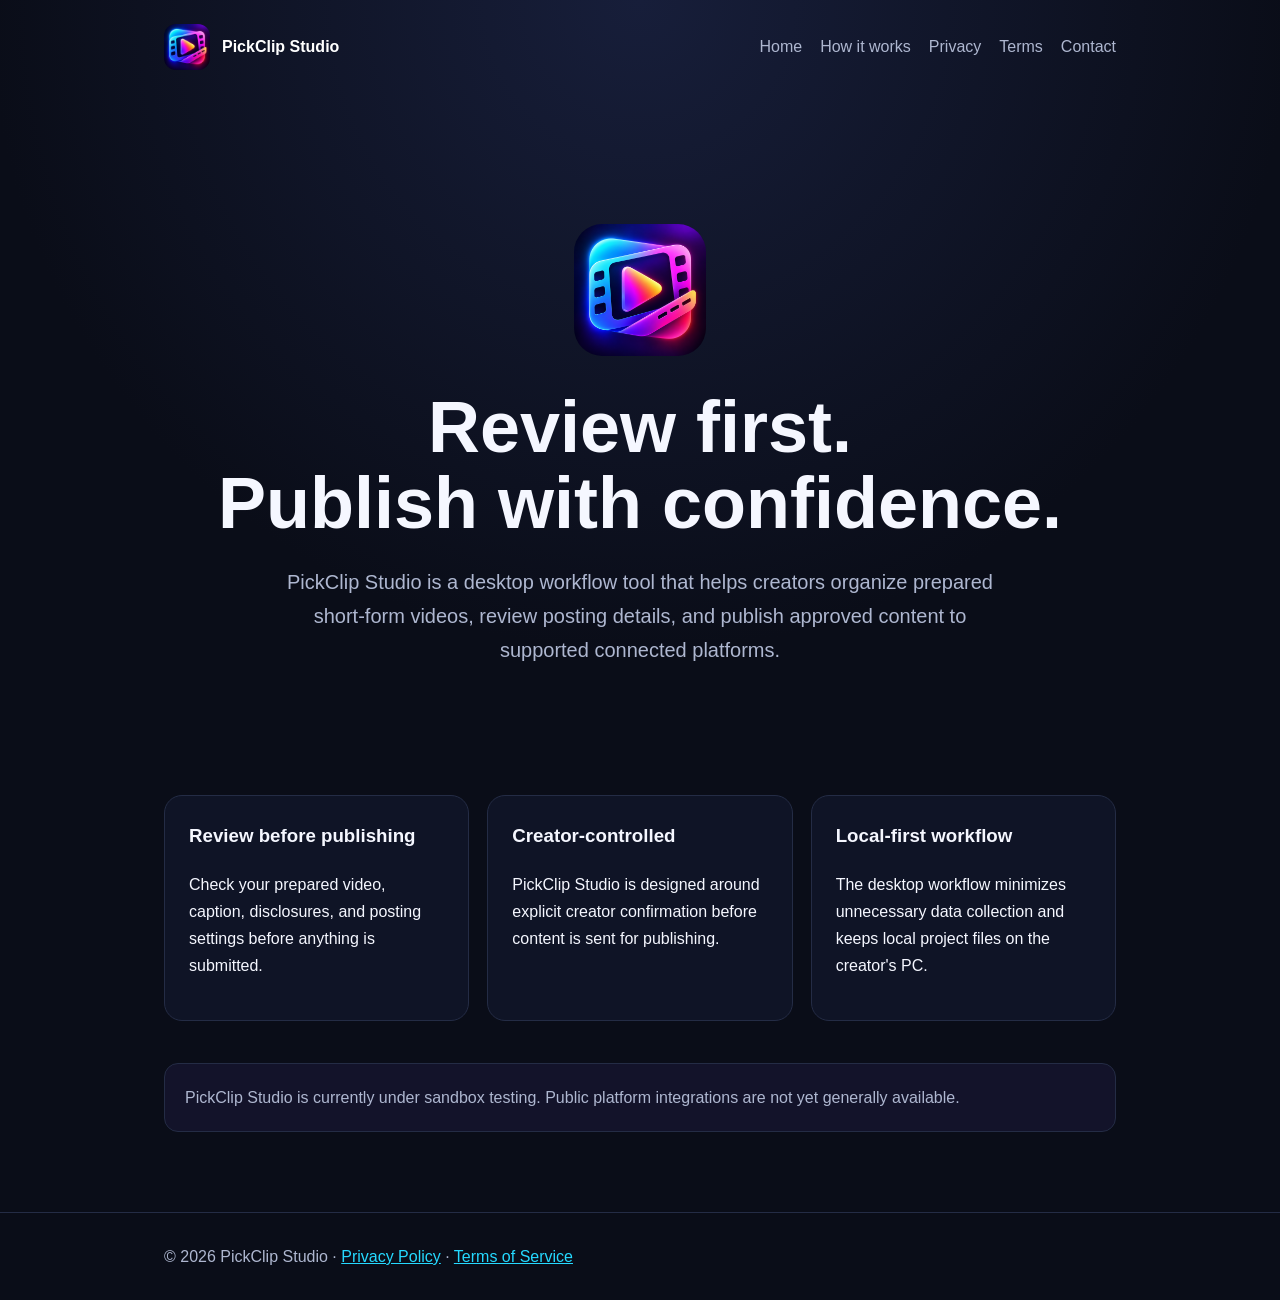
<file: index.html>
﻿<!doctype html>
<html lang="en">
<head>
    <meta charset="utf-8">
    <meta
        name="viewport"
        content="width=device-width, initial-scale=1"
    >
    <title>PickClip Studio</title>
    <meta
        name="description"
        content="PickClip Studio helps creators review and prepare short-form video posts from their desktop."
    >
    <link rel="stylesheet" href="style.css">
</head>

<body>

<header>
    <a class="brand" href="index.html">
        <img
            src="PickClip_Studio_icon_1024.png"
            alt="PickClip Studio"
        >
        PickClip Studio
    </a>

    <nav>
        <a href="index.html">Home</a>
        <a href="how-it-works.html">How it works</a>
        <a href="privacy.html">Privacy</a>
        <a href="terms.html">Terms</a>
        <a href="contact.html">Contact</a>
    </nav>
</header>

<main>

    <section class="hero">

        <img
            src="PickClip_Studio_icon_1024.png"
            alt="PickClip Studio icon"
        >

        <h1>
            Review first.<br>
            Publish with confidence.
        </h1>

        <p class="subtitle">
            PickClip Studio is a desktop workflow tool
            that helps creators organize prepared
            short-form videos, review posting details,
            and publish approved content to supported
            connected platforms.
        </p>

    </section>

    <section class="cards">

        <article class="card">
            <h3>Review before publishing</h3>
            <p>
                Check your prepared video, caption,
                disclosures, and posting settings
                before anything is submitted.
            </p>
        </article>

        <article class="card">
            <h3>Creator-controlled</h3>
            <p>
                PickClip Studio is designed around
                explicit creator confirmation before
                content is sent for publishing.
            </p>
        </article>

        <article class="card">
            <h3>Local-first workflow</h3>
            <p>
                The desktop workflow minimizes
                unnecessary data collection and keeps
                local project files on the creator's PC.
            </p>
        </article>

    </section>

    <div class="notice">
        PickClip Studio is currently under sandbox
        testing. Public platform integrations are not
        yet generally available.
    </div>

</main>

<footer>
    <div class="footer-inner">
        © 2026 PickClip Studio ·
        <a href="privacy.html">Privacy Policy</a> ·
        <a href="terms.html">Terms of Service</a>
    </div>
</footer>

</body>
</html>
</file>
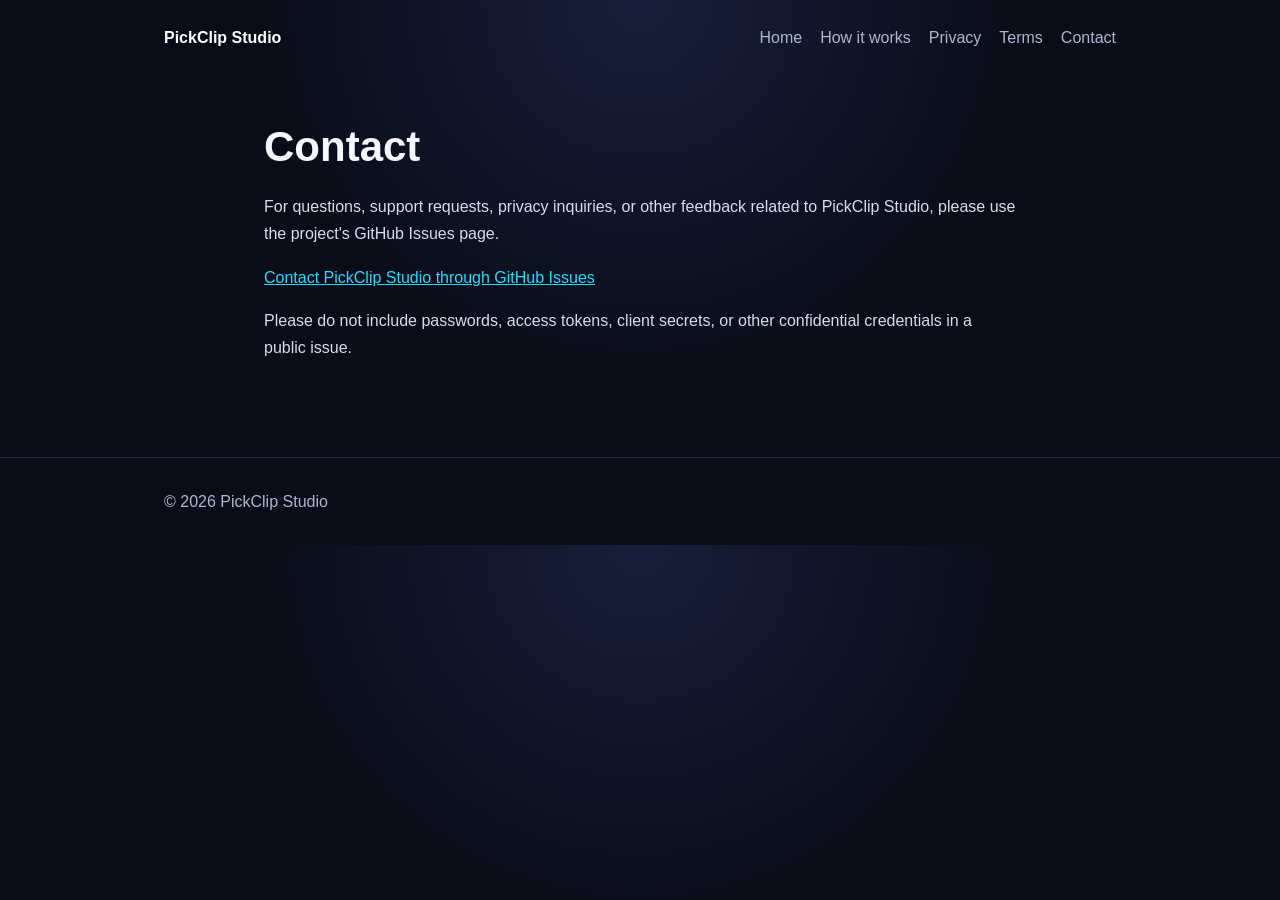
<file: contact.html>
﻿<!doctype html>
<html lang="en">
<head>
    <meta charset="utf-8">
    <meta
        name="viewport"
        content="width=device-width, initial-scale=1"
    >
    <title>Contact | PickClip Studio</title>
    <link rel="stylesheet" href="style.css">
</head>

<body>

<header>
    <a class="brand" href="index.html">
        PickClip Studio
    </a>

    <nav>
        <a href="index.html">Home</a>
        <a href="how-it-works.html">How it works</a>
        <a href="privacy.html">Privacy</a>
        <a href="terms.html">Terms</a>
        <a href="contact.html">Contact</a>
    </nav>
</header>

<main class="content">

<h1>Contact</h1>

<p>
For questions, support requests, privacy inquiries,
or other feedback related to PickClip Studio, please
use the project's GitHub Issues page.
</p>

<p>
<a
    href="https://github.com/namawasabi-fu/pickclip-studio/issues"
>
    Contact PickClip Studio through GitHub Issues
</a>
</p>

<p>
Please do not include passwords, access tokens,
client secrets, or other confidential credentials
in a public issue.
</p>

</main>

<footer>
    <div class="footer-inner">
        © 2026 PickClip Studio
    </div>
</footer>

</body>
</html>
</file>
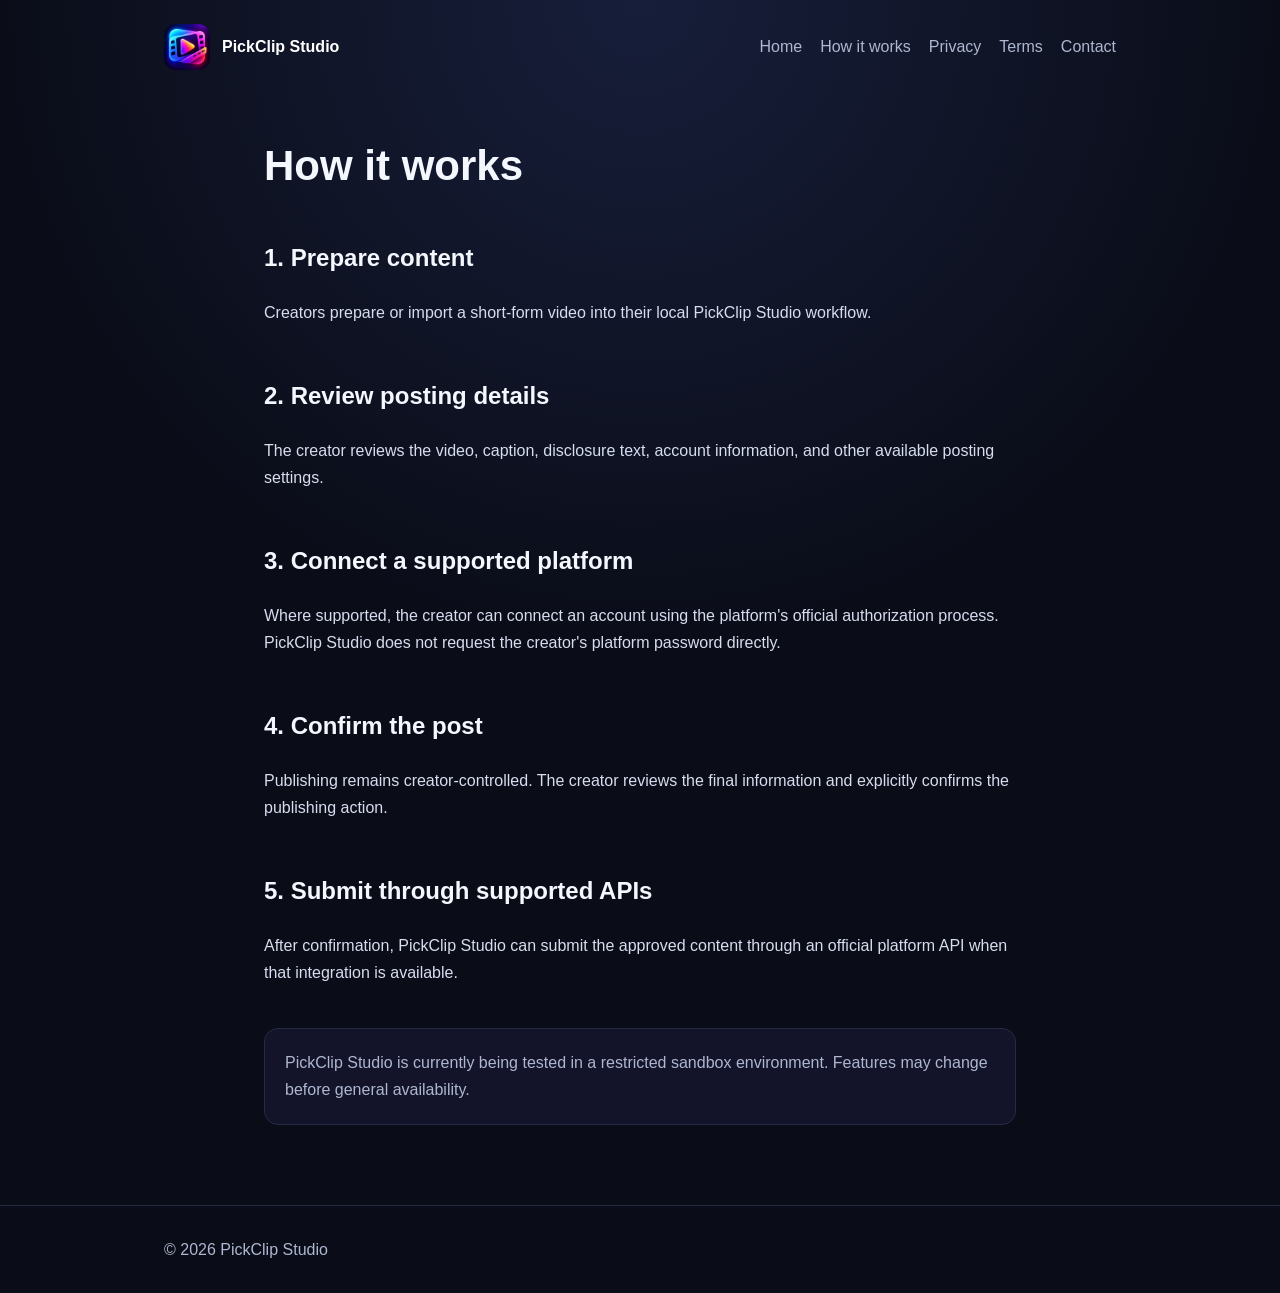
<file: how-it-works.html>
﻿<!doctype html>
<html lang="en">
<head>
    <meta charset="utf-8">
    <meta
        name="viewport"
        content="width=device-width, initial-scale=1"
    >
    <title>How it works | PickClip Studio</title>
    <link rel="stylesheet" href="style.css">
</head>

<body>

<header>
    <a class="brand" href="index.html">
        <img
            src="PickClip_Studio_icon_1024.png"
            alt="PickClip Studio"
        >
        PickClip Studio
    </a>

    <nav>
        <a href="index.html">Home</a>
        <a href="how-it-works.html">How it works</a>
        <a href="privacy.html">Privacy</a>
        <a href="terms.html">Terms</a>
        <a href="contact.html">Contact</a>
    </nav>
</header>

<main class="content">

<h1>How it works</h1>

<h2>1. Prepare content</h2>
<p>
Creators prepare or import a short-form video into
their local PickClip Studio workflow.
</p>

<h2>2. Review posting details</h2>
<p>
The creator reviews the video, caption, disclosure
text, account information, and other available
posting settings.
</p>

<h2>3. Connect a supported platform</h2>
<p>
Where supported, the creator can connect an account
using the platform's official authorization process.
PickClip Studio does not request the creator's
platform password directly.
</p>

<h2>4. Confirm the post</h2>
<p>
Publishing remains creator-controlled. The creator
reviews the final information and explicitly confirms
the publishing action.
</p>

<h2>5. Submit through supported APIs</h2>
<p>
After confirmation, PickClip Studio can submit the
approved content through an official platform API
when that integration is available.
</p>

<div class="notice">
PickClip Studio is currently being tested in a
restricted sandbox environment. Features may change
before general availability.
</div>

</main>

<footer>
    <div class="footer-inner">
        © 2026 PickClip Studio
    </div>
</footer>

</body>
</html>
</file>
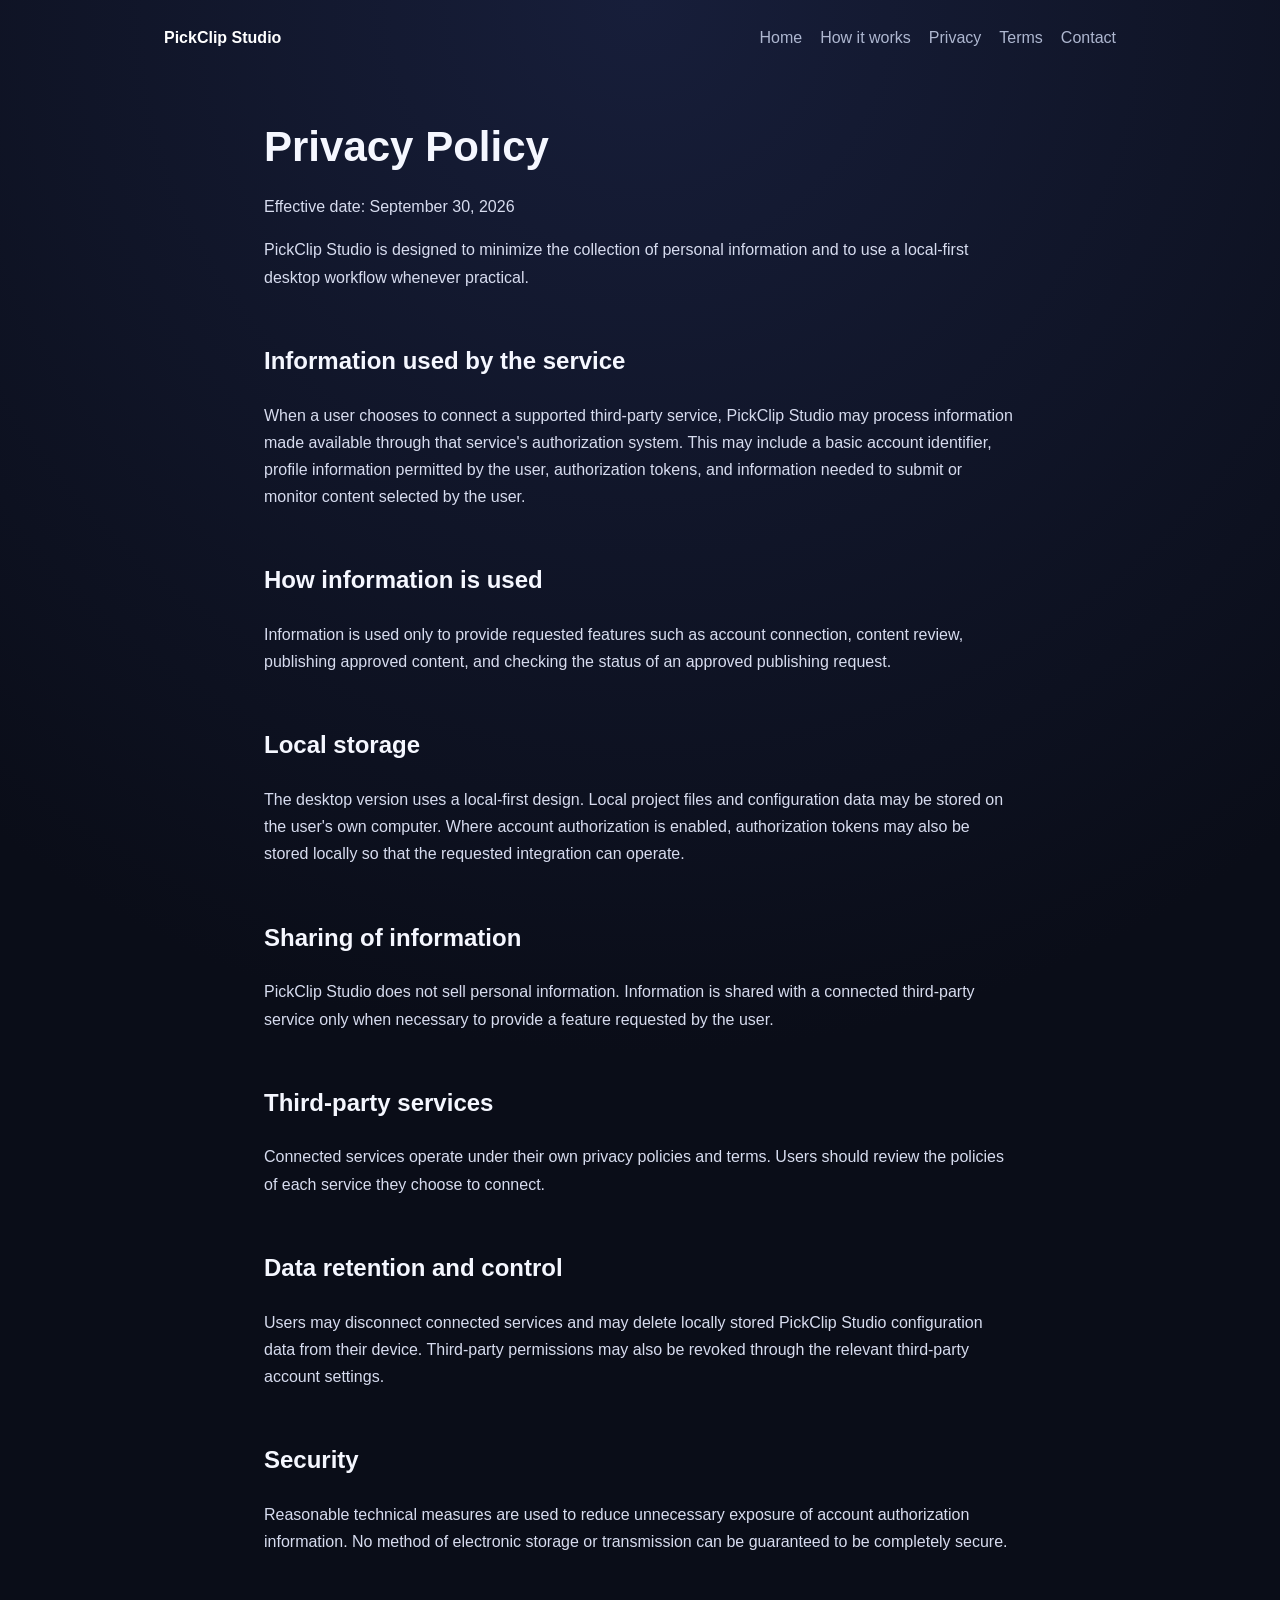
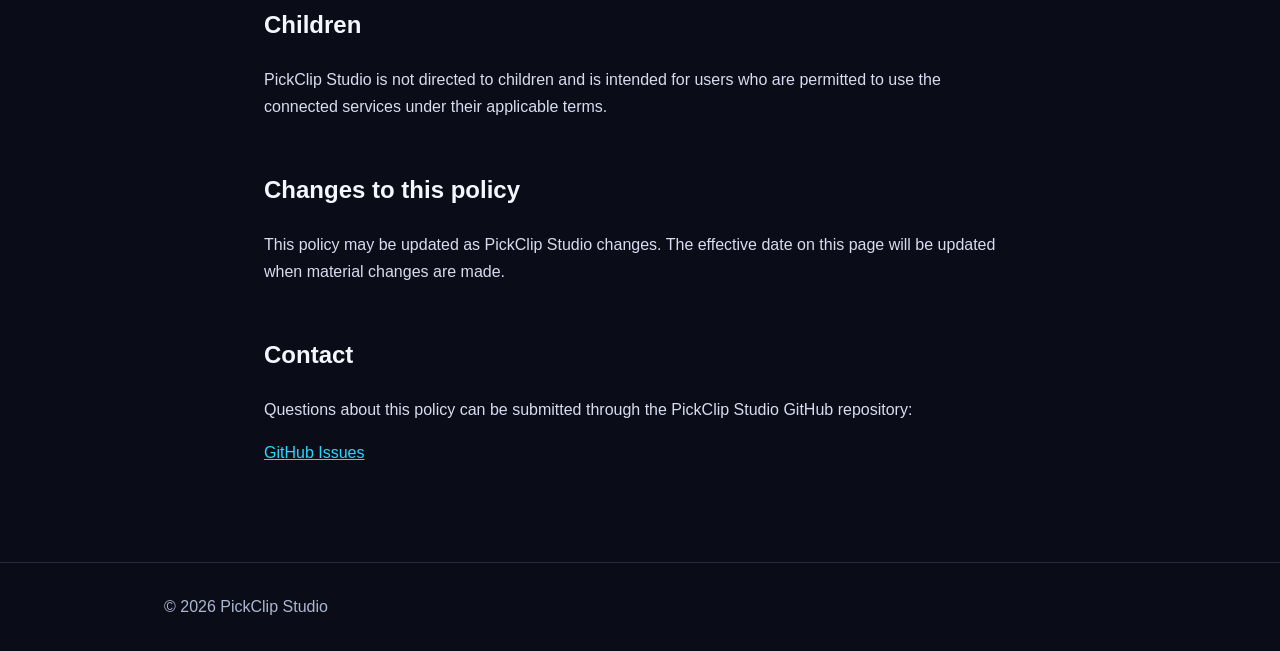
<file: privacy.html>
﻿<!doctype html>
<html lang="en">
<head>
    <meta charset="utf-8">
    <meta
        name="viewport"
        content="width=device-width, initial-scale=1"
    >
    <title>Privacy Policy | PickClip Studio</title>
    <link rel="stylesheet" href="style.css">
</head>

<body>

<header>
    <a class="brand" href="index.html">
        PickClip Studio
    </a>

    <nav>
        <a href="index.html">Home</a>
        <a href="how-it-works.html">How it works</a>
        <a href="privacy.html">Privacy</a>
        <a href="terms.html">Terms</a>
        <a href="contact.html">Contact</a>
    </nav>
</header>

<main class="content">

<h1>Privacy Policy</h1>

<p>
Effective date: September 30, 2026
</p>

<p>
PickClip Studio is designed to minimize the
collection of personal information and to use a
local-first desktop workflow whenever practical.
</p>

<h2>Information used by the service</h2>

<p>
When a user chooses to connect a supported third-party
service, PickClip Studio may process information made
available through that service's authorization system.
This may include a basic account identifier, profile
information permitted by the user, authorization
tokens, and information needed to submit or monitor
content selected by the user.
</p>

<h2>How information is used</h2>

<p>
Information is used only to provide requested
features such as account connection, content review,
publishing approved content, and checking the status
of an approved publishing request.
</p>

<h2>Local storage</h2>

<p>
The desktop version uses a local-first design.
Local project files and configuration data may be
stored on the user's own computer. Where account
authorization is enabled, authorization tokens may
also be stored locally so that the requested
integration can operate.
</p>

<h2>Sharing of information</h2>

<p>
PickClip Studio does not sell personal information.
Information is shared with a connected third-party
service only when necessary to provide a feature
requested by the user.
</p>

<h2>Third-party services</h2>

<p>
Connected services operate under their own privacy
policies and terms. Users should review the policies
of each service they choose to connect.
</p>

<h2>Data retention and control</h2>

<p>
Users may disconnect connected services and may
delete locally stored PickClip Studio configuration
data from their device. Third-party permissions may
also be revoked through the relevant third-party
account settings.
</p>

<h2>Security</h2>

<p>
Reasonable technical measures are used to reduce
unnecessary exposure of account authorization
information. No method of electronic storage or
transmission can be guaranteed to be completely
secure.
</p>

<h2>Children</h2>

<p>
PickClip Studio is not directed to children and is
intended for users who are permitted to use the
connected services under their applicable terms.
</p>

<h2>Changes to this policy</h2>

<p>
This policy may be updated as PickClip Studio changes.
The effective date on this page will be updated when
material changes are made.
</p>

<h2>Contact</h2>

<p>
Questions about this policy can be submitted through
the PickClip Studio GitHub repository:
</p>

<p>
<a
    href="https://github.com/namawasabi-fu/pickclip-studio/issues"
>
    GitHub Issues
</a>
</p>

</main>

<footer>
    <div class="footer-inner">
        © 2026 PickClip Studio
    </div>
</footer>

</body>
</html>
</file>
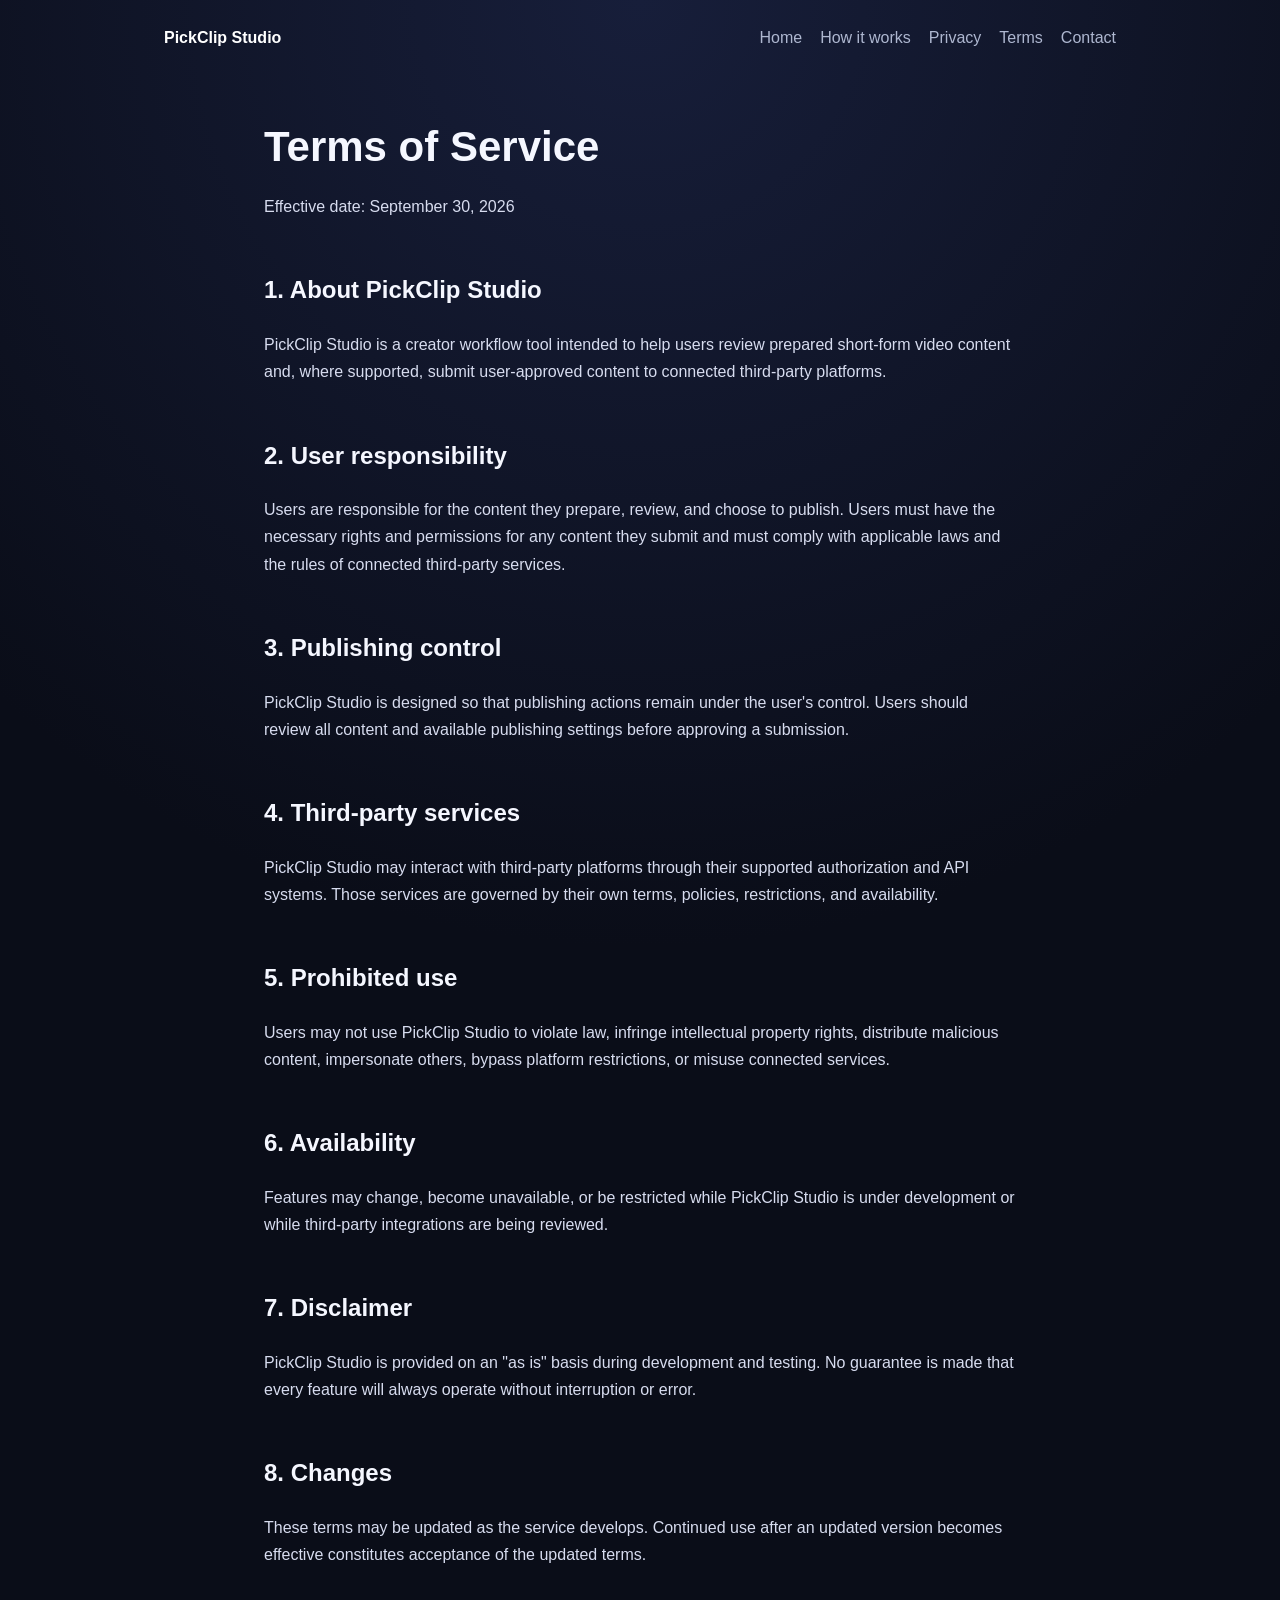
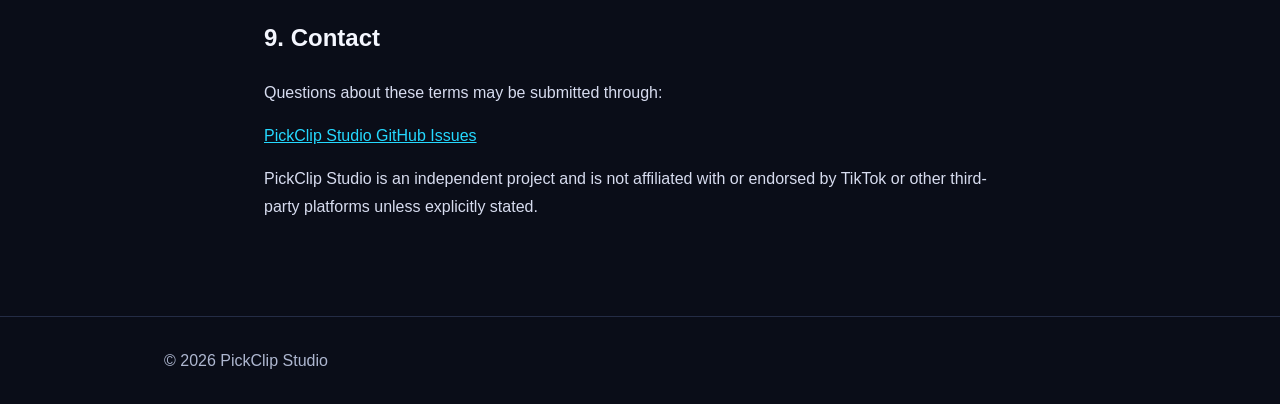
<file: terms.html>
﻿<!doctype html>
<html lang="en">
<head>
    <meta charset="utf-8">
    <meta
        name="viewport"
        content="width=device-width, initial-scale=1"
    >
    <title>Terms of Service | PickClip Studio</title>
    <link rel="stylesheet" href="style.css">
</head>

<body>

<header>
    <a class="brand" href="index.html">
        PickClip Studio
    </a>

    <nav>
        <a href="index.html">Home</a>
        <a href="how-it-works.html">How it works</a>
        <a href="privacy.html">Privacy</a>
        <a href="terms.html">Terms</a>
        <a href="contact.html">Contact</a>
    </nav>
</header>

<main class="content">

<h1>Terms of Service</h1>

<p>
Effective date: September 30, 2026
</p>

<h2>1. About PickClip Studio</h2>

<p>
PickClip Studio is a creator workflow tool intended
to help users review prepared short-form video
content and, where supported, submit user-approved
content to connected third-party platforms.
</p>

<h2>2. User responsibility</h2>

<p>
Users are responsible for the content they prepare,
review, and choose to publish. Users must have the
necessary rights and permissions for any content they
submit and must comply with applicable laws and the
rules of connected third-party services.
</p>

<h2>3. Publishing control</h2>

<p>
PickClip Studio is designed so that publishing
actions remain under the user's control. Users should
review all content and available publishing settings
before approving a submission.
</p>

<h2>4. Third-party services</h2>

<p>
PickClip Studio may interact with third-party
platforms through their supported authorization and
API systems. Those services are governed by their own
terms, policies, restrictions, and availability.
</p>

<h2>5. Prohibited use</h2>

<p>
Users may not use PickClip Studio to violate law,
infringe intellectual property rights, distribute
malicious content, impersonate others, bypass platform
restrictions, or misuse connected services.
</p>

<h2>6. Availability</h2>

<p>
Features may change, become unavailable, or be
restricted while PickClip Studio is under development
or while third-party integrations are being reviewed.
</p>

<h2>7. Disclaimer</h2>

<p>
PickClip Studio is provided on an "as is" basis
during development and testing. No guarantee is made
that every feature will always operate without
interruption or error.
</p>

<h2>8. Changes</h2>

<p>
These terms may be updated as the service develops.
Continued use after an updated version becomes
effective constitutes acceptance of the updated
terms.
</p>

<h2>9. Contact</h2>

<p>
Questions about these terms may be submitted through:
</p>

<p>
<a
    href="https://github.com/namawasabi-fu/pickclip-studio/issues"
>
    PickClip Studio GitHub Issues
</a>
</p>

<p>
PickClip Studio is an independent project and is not
affiliated with or endorsed by TikTok or other
third-party platforms unless explicitly stated.
</p>

</main>

<footer>
    <div class="footer-inner">
        © 2026 PickClip Studio
    </div>
</footer>

</body>
</html>
</file>
<file: style.css>
﻿:root {
    --bg: #0a0d18;
    --panel: #111629;
    --text: #f5f7ff;
    --muted: #aeb7d0;
    --accent: #7c5cff;
    --accent2: #25d9ff;
    --border: #242c45;
}

* {
    box-sizing: border-box;
}

body {
    margin: 0;
    background:
        radial-gradient(
            circle at top,
            #171e3a 0,
            var(--bg) 45%
        );
    color: var(--text);
    font-family:
        -apple-system,
        BlinkMacSystemFont,
        "Segoe UI",
        sans-serif;
    line-height: 1.7;
}

a {
    color: var(--accent2);
}

header {
    max-width: 1000px;
    margin: auto;
    padding: 24px;
    display: flex;
    align-items: center;
    justify-content: space-between;
    gap: 24px;
}

.brand {
    display: flex;
    align-items: center;
    gap: 12px;
    color: white;
    text-decoration: none;
    font-weight: 700;
}

.brand img {
    width: 46px;
    height: 46px;
    border-radius: 12px;
}

nav {
    display: flex;
    flex-wrap: wrap;
    gap: 18px;
}

nav a {
    color: var(--muted);
    text-decoration: none;
}

nav a:hover {
    color: white;
}

main {
    max-width: 1000px;
    margin: auto;
    padding: 50px 24px 80px;
}

.hero {
    padding: 80px 0;
    text-align: center;
}

.hero img {
    width: 132px;
    height: 132px;
    border-radius: 28px;
    margin-bottom: 26px;
}

h1 {
    font-size: clamp(42px, 8vw, 72px);
    line-height: 1.05;
    margin: 0 0 24px;
}

h2 {
    margin-top: 50px;
}

.subtitle {
    max-width: 720px;
    margin: auto;
    color: var(--muted);
    font-size: 20px;
}

.cards {
    display: grid;
    grid-template-columns:
        repeat(
            auto-fit,
            minmax(220px, 1fr)
        );
    gap: 18px;
    margin-top: 48px;
}

.card {
    background: rgba(17, 22, 41, .86);
    border: 1px solid var(--border);
    border-radius: 18px;
    padding: 24px;
}

.card h3 {
    margin-top: 0;
}

.notice {
    margin-top: 42px;
    padding: 20px;
    border: 1px solid var(--border);
    border-radius: 14px;
    background: rgba(124, 92, 255, .08);
    color: var(--muted);
}

.content {
    max-width: 800px;
}

.content h1 {
    font-size: 42px;
}

.content p,
.content li {
    color: #d7dcef;
}

footer {
    border-top: 1px solid var(--border);
    color: var(--muted);
}

.footer-inner {
    max-width: 1000px;
    margin: auto;
    padding: 30px 24px;
}

@media (max-width: 700px) {
    header {
        align-items: flex-start;
        flex-direction: column;
    }

    .hero {
        padding-top: 45px;
    }
}
</file>
